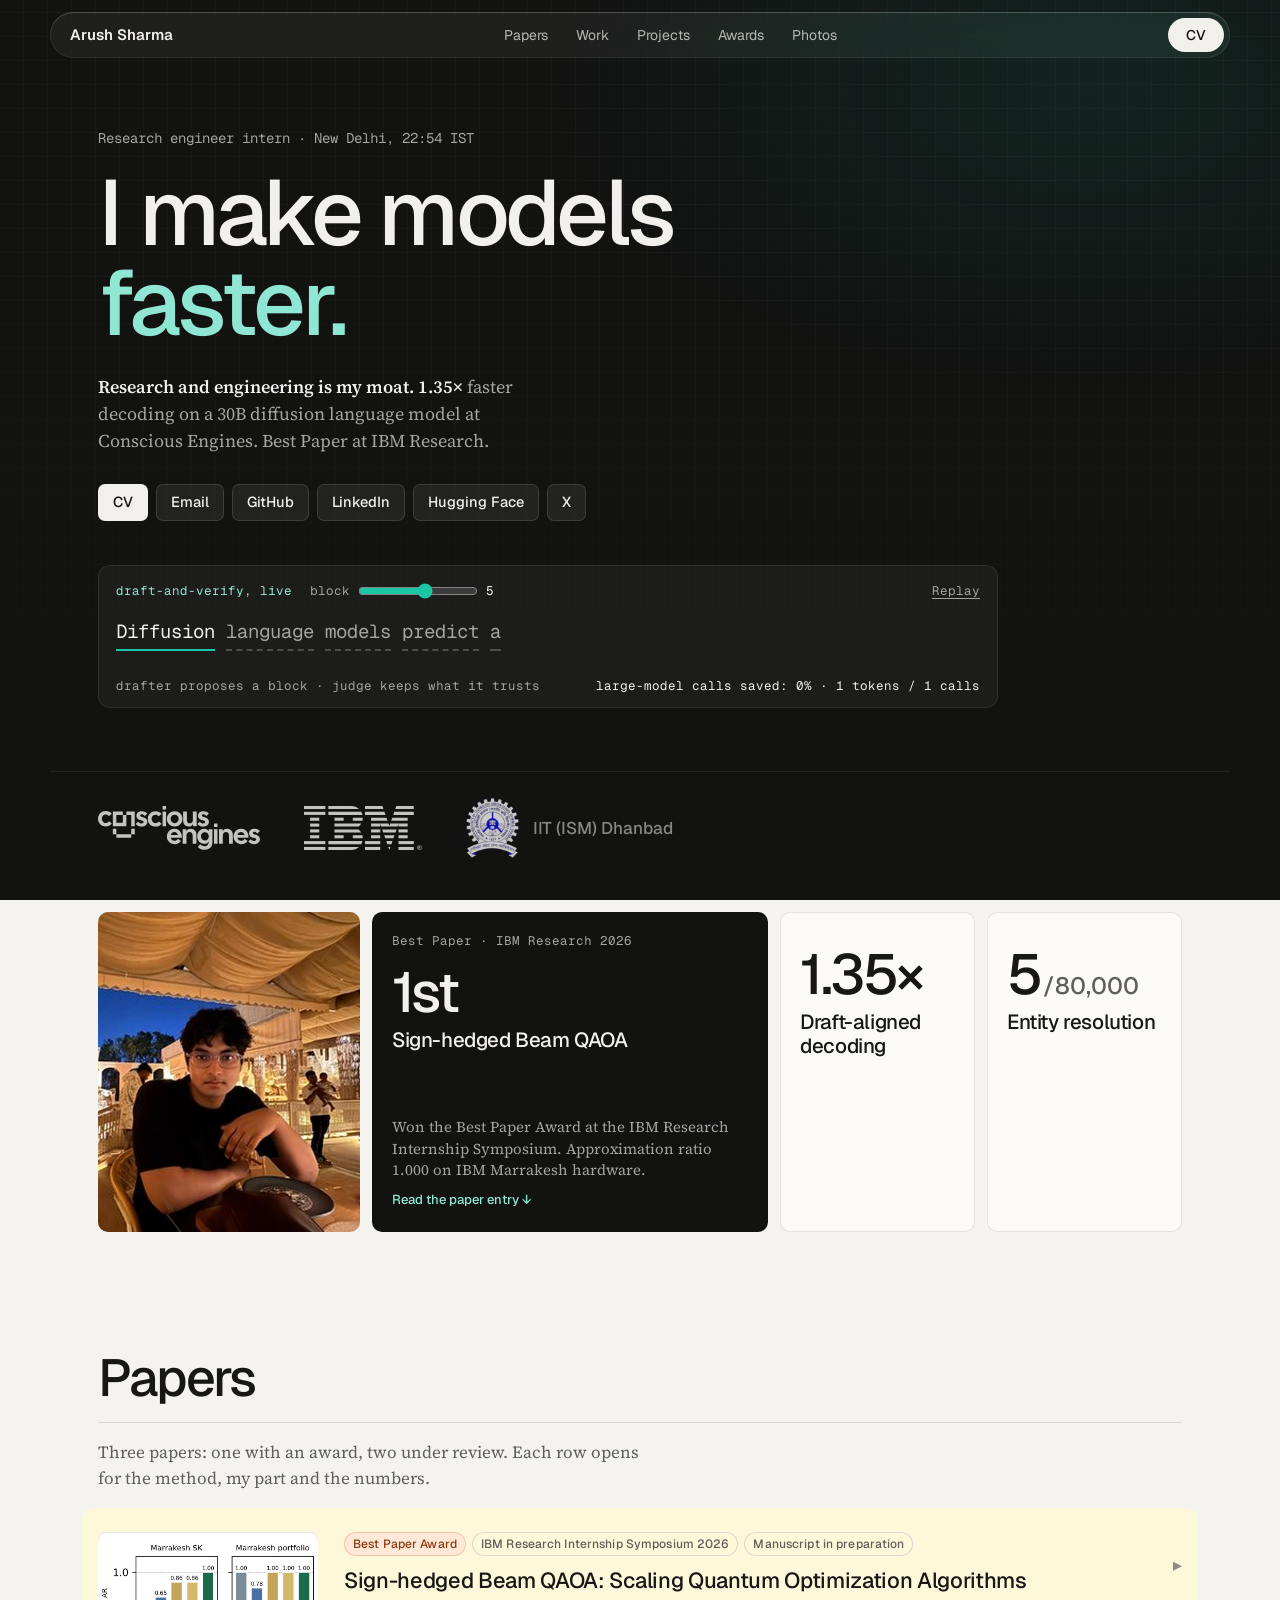
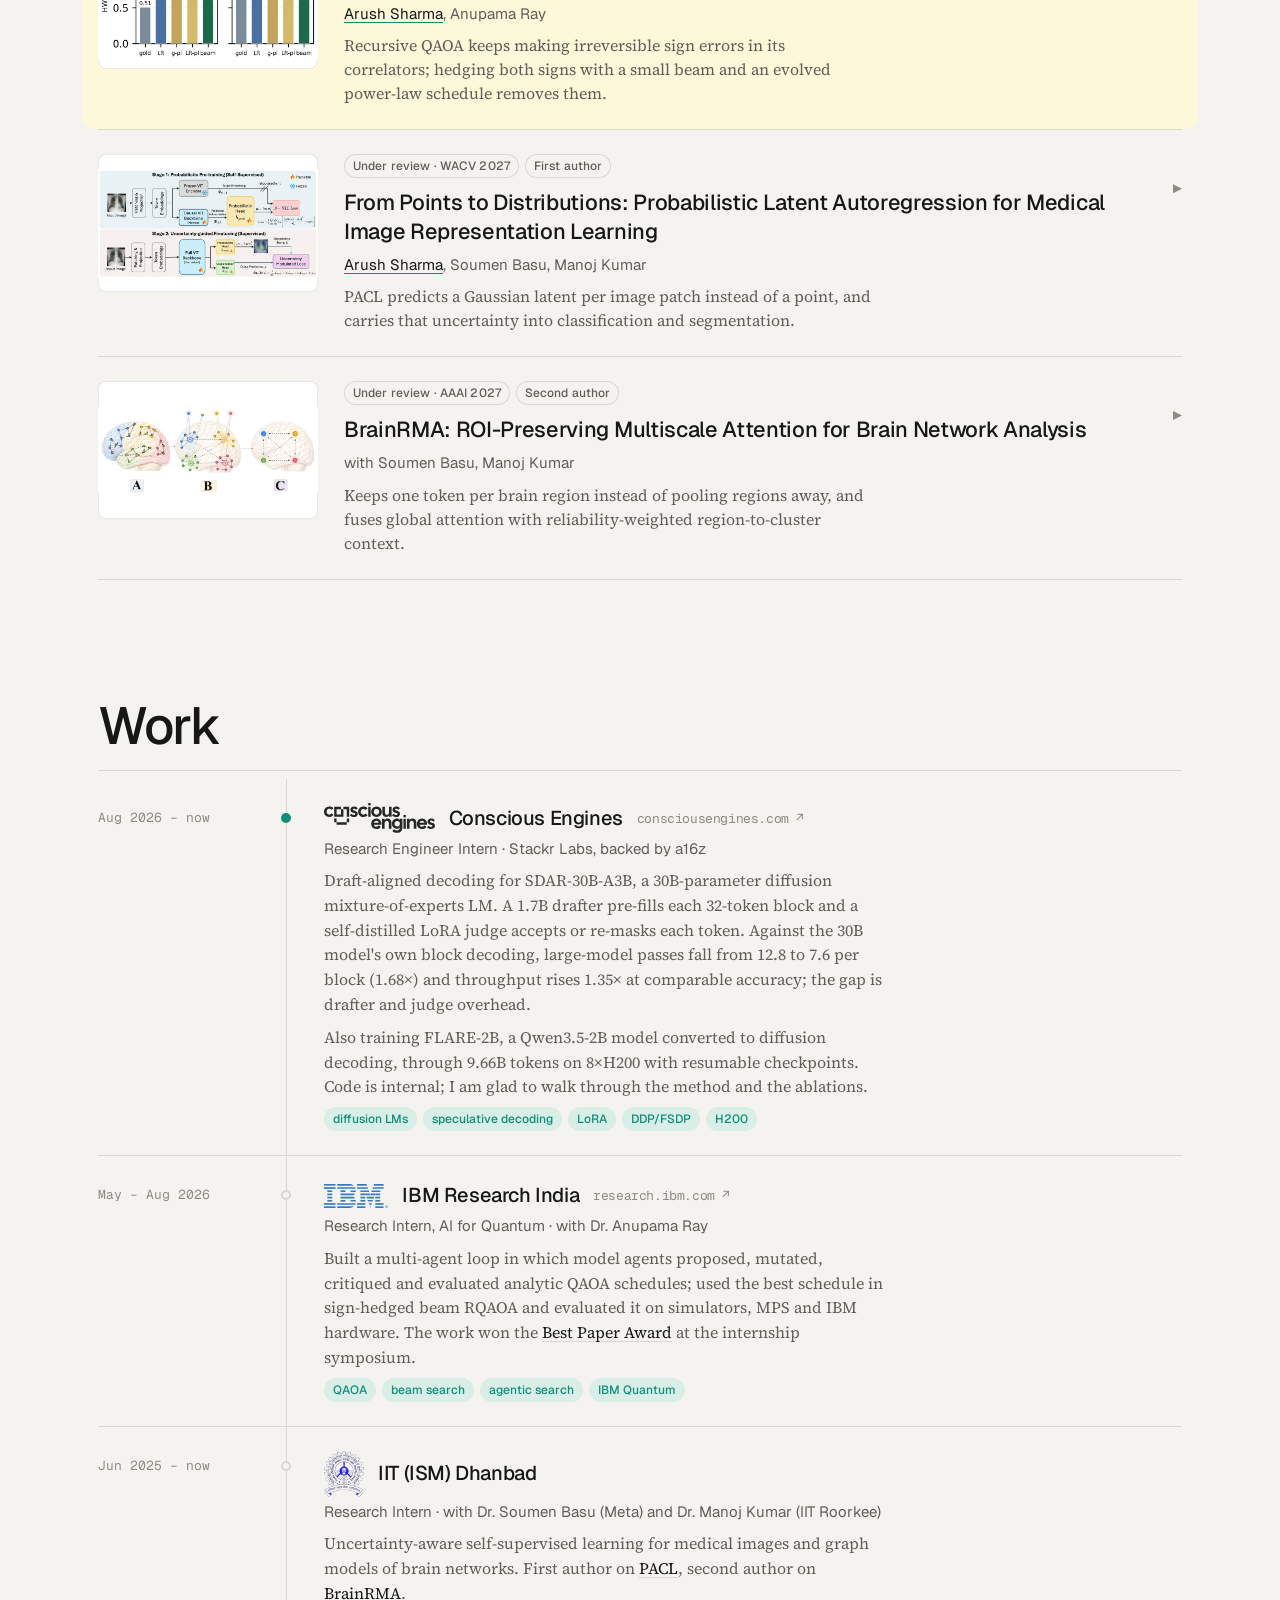
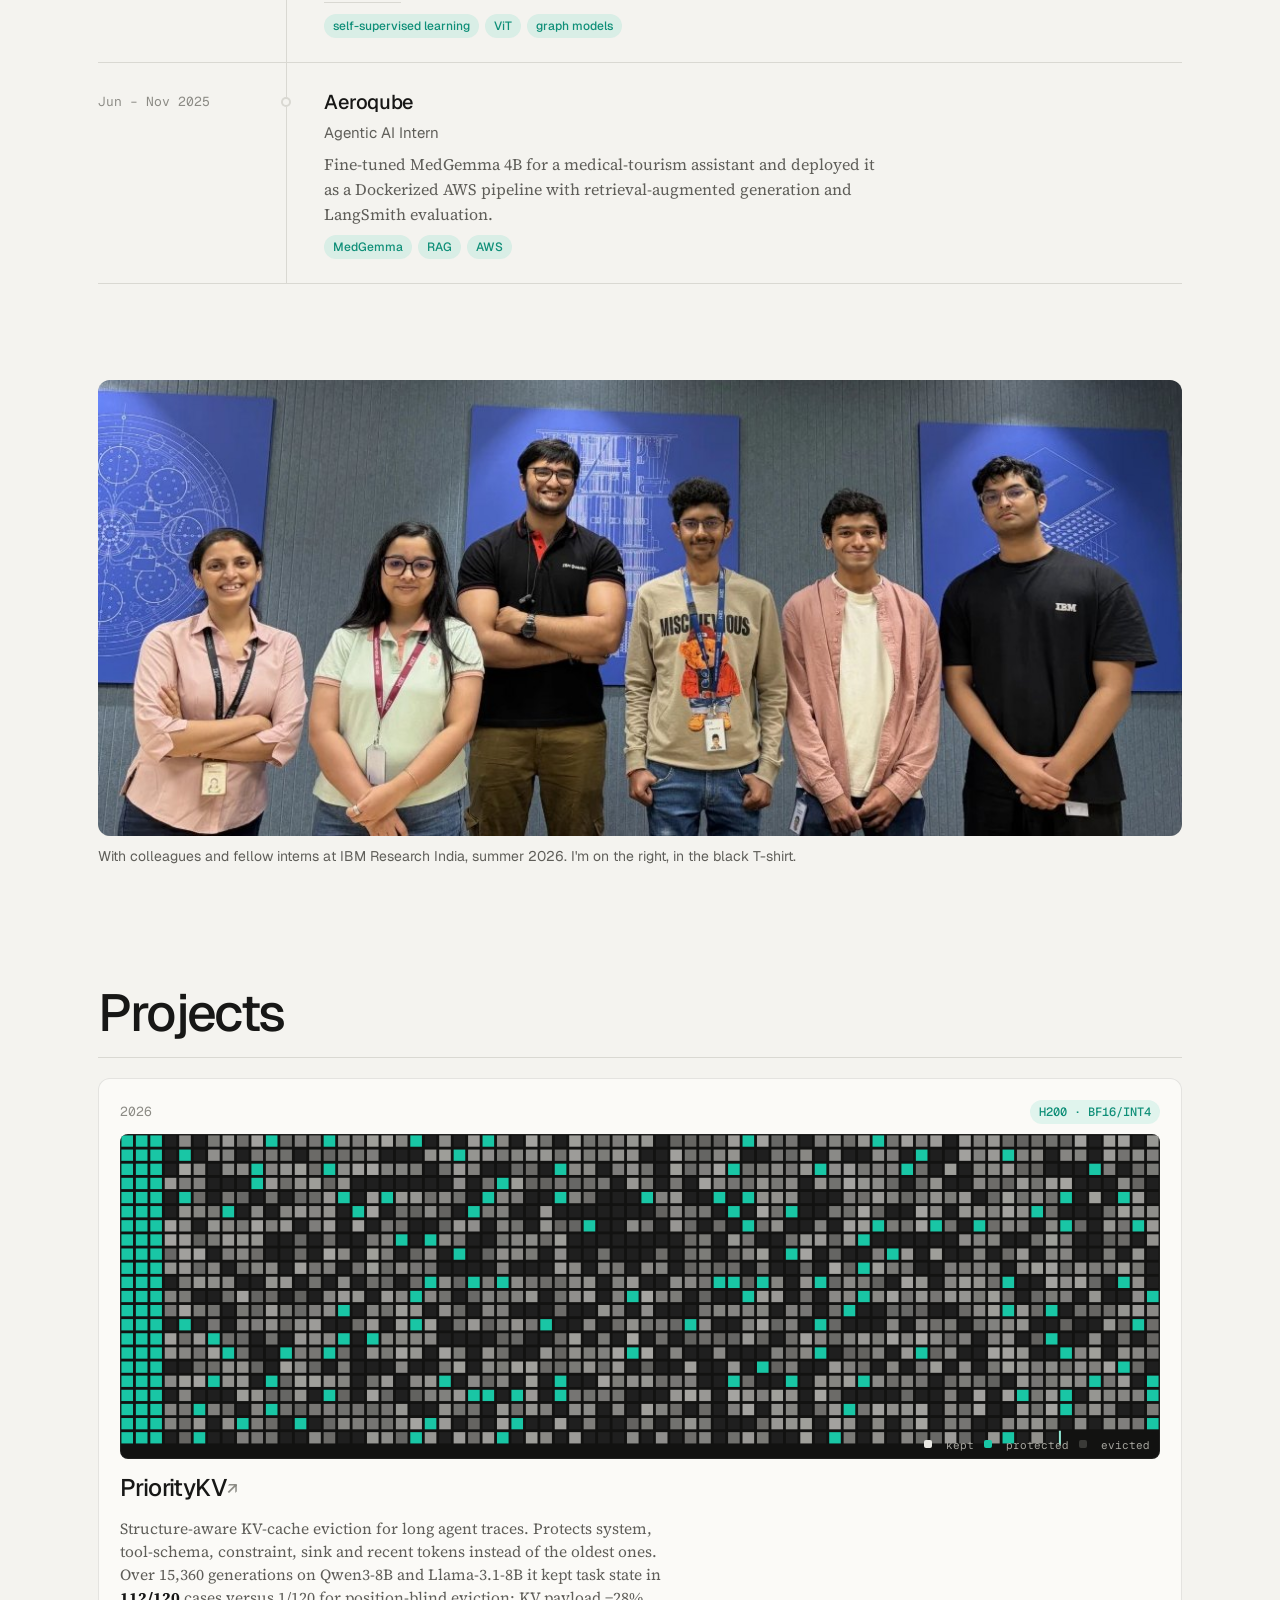
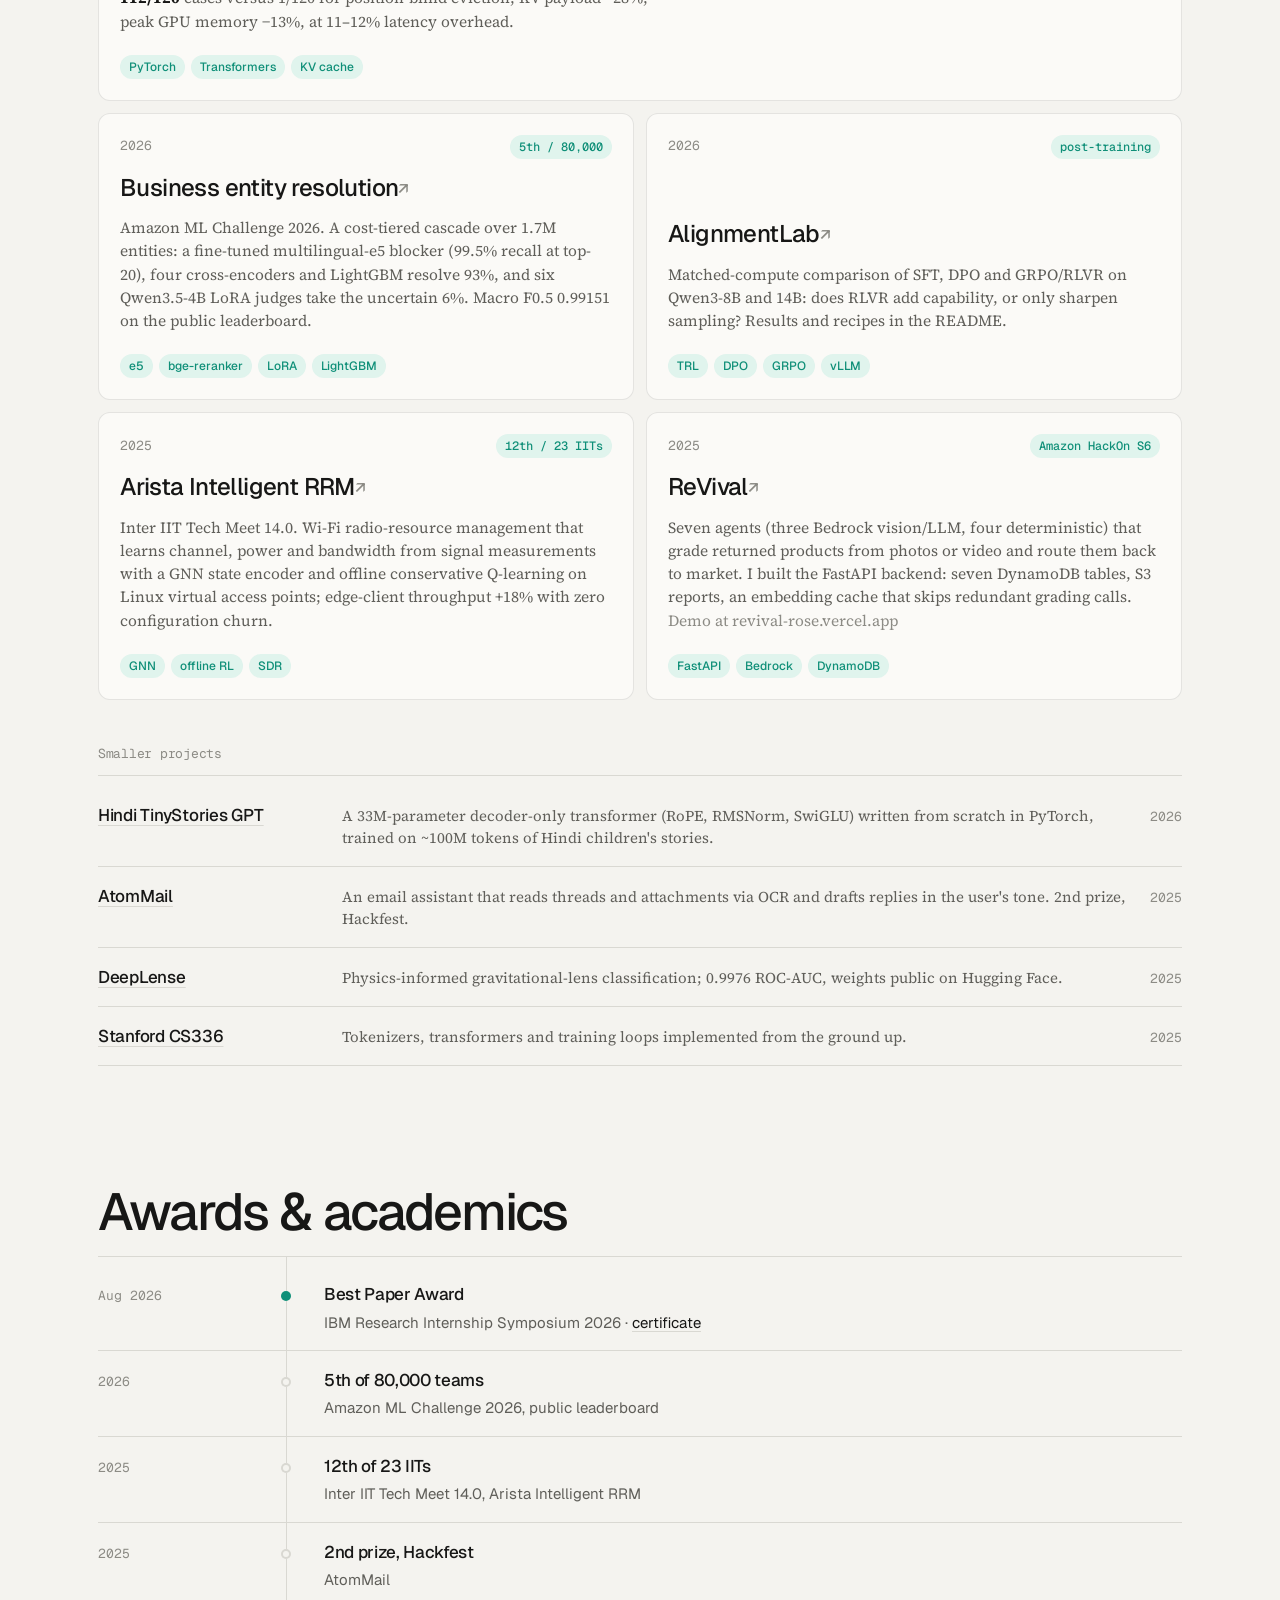
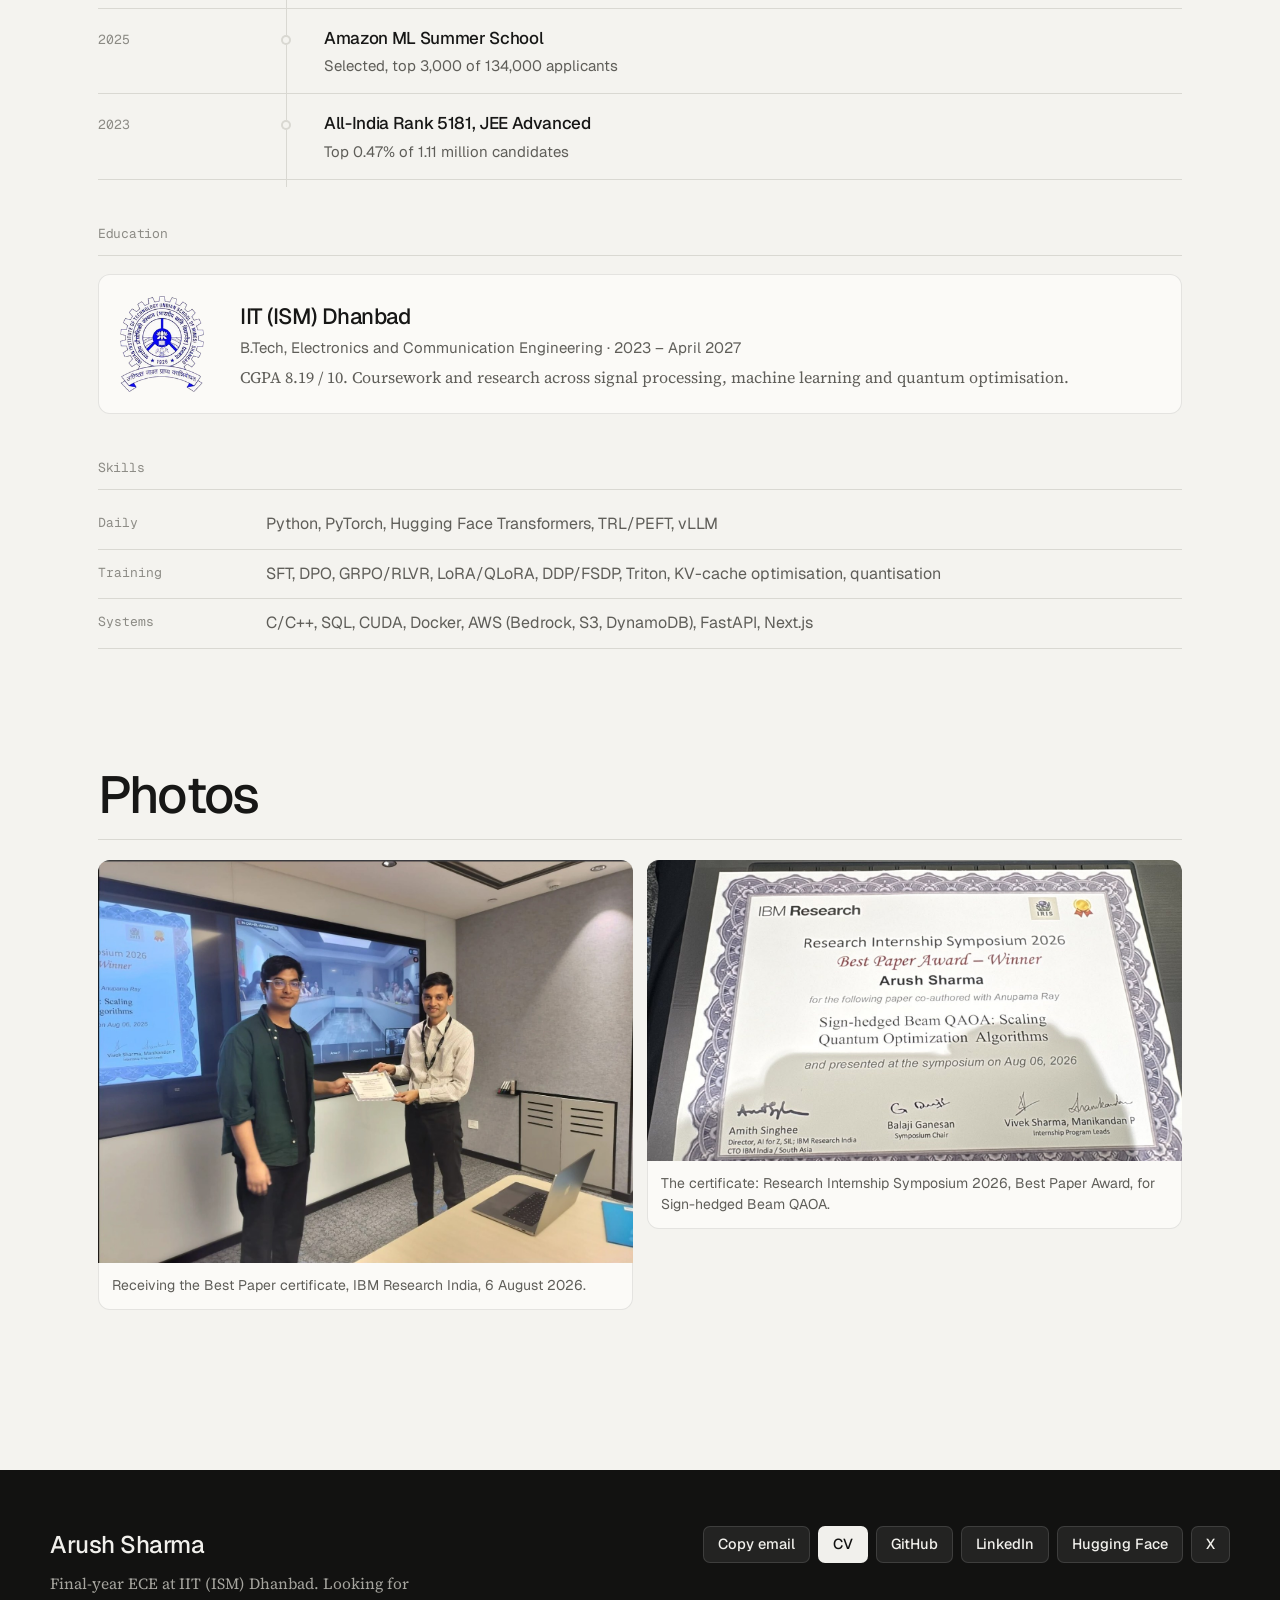
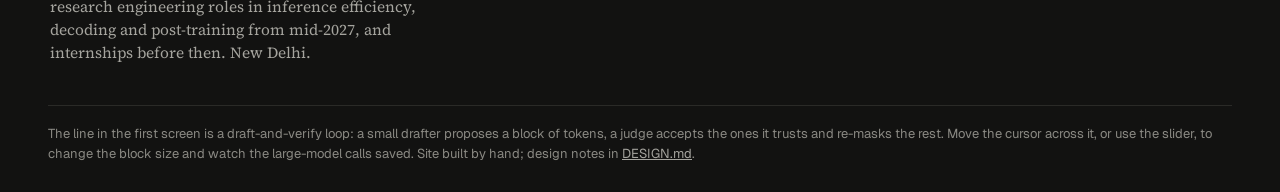
<file: index.html>
<!doctype html>
<html lang="en">
<head>
  <meta charset="utf-8">
  <meta name="viewport" content="width=device-width, initial-scale=1">
  <title>Arush Sharma</title>
  <meta name="description" content="Arush Sharma makes models faster: draft-and-verify decoding for diffusion language models at Conscious Engines (1.35× tokens/s on a 30B MoE), KV-cache eviction, Best Paper at IBM Research. Final-year ECE at IIT (ISM) Dhanbad.">
  <meta name="author" content="Arush Sharma">
  <meta name="theme-color" content="#121211">
  <link rel="canonical" href="https://arushhh.com/">
  <meta property="og:type" content="website">
  <meta property="og:url" content="https://arushhh.com/">
  <meta property="og:title" content="Arush Sharma">
  <meta property="og:description" content="I make models faster. Research and engineering is my moat.">
  <meta property="og:image" content="https://arushhh.com/og.png">
  <meta property="og:image:width" content="1200">
  <meta property="og:image:height" content="630">
  <meta name="twitter:card" content="summary_large_image">
  <meta name="twitter:creator" content="@Arushhh_Sharma">
  <meta name="twitter:image" content="https://arushhh.com/og.png">
  <link rel="icon" href="favicon.svg" type="image/svg+xml">
  <link rel="icon" href="favicon-32.png" sizes="32x32" type="image/png">
  <link rel="apple-touch-icon" href="apple-touch-icon.png">
  <script>document.documentElement.classList.add('js')</script>
  <link rel="preconnect" href="https://fonts.googleapis.com">
  <link rel="preconnect" href="https://fonts.gstatic.com" crossorigin>
  <link href="https://fonts.googleapis.com/css2?family=Geist:wght@400;500;600&family=Geist+Mono:wght@400;500&family=Source+Serif+4:ital,opsz,wght@0,8..60,400;0,8..60,600;1,8..60,400&display=swap" rel="stylesheet">
  <link rel="stylesheet" href="style.css?v=9">
  <script type="application/ld+json">
  {
    "@context": "https://schema.org",
    "@type": "Person",
    "name": "Arush Sharma",
    "url": "https://arushhh.com/",
    "image": "https://arushhh.com/assets/profile.jpg",
    "email": "mailto:arushsharma536@gmail.com",
    "jobTitle": "Research Engineer Intern",
    "worksFor": { "@type": "Organization", "name": "Conscious Engines" },
    "affiliation": { "@type": "CollegeOrUniversity", "name": "IIT (ISM) Dhanbad" },
    "sameAs": ["https://github.com/Arush777","https://www.linkedin.com/in/arush-sharma-44a796288","https://x.com/Arushhh_Sharma","https://huggingface.co/Arushhh"]
  }
  </script>
</head>
<body>
<a class="skip" href="#papers">Skip to content</a>

<header class="bar" data-lens>
  <a class="mark" href="#top">Arush Sharma</a>
  <nav class="nav" aria-label="Sections">
    <a href="#papers">Papers</a>
    <a href="#work">Work</a>
    <a href="#projects">Projects</a>
    <a href="#awards">Awards</a>
    <a href="#photos">Photos</a>
  </nav>
  <a class="btn" href="assets/Arush_Sharma_CV.pdf" target="_blank" rel="noopener">CV</a>
</header>

<main id="top">
  <!-- Hero -->
  <section class="hero" data-surface="dark">
    <div class="hero-inner">
      <p class="kicker" data-animate style="--i:0">Research engineer intern · New Delhi, <time class="clock">IST</time></p>
      <h1 data-animate style="--i:1"><span class="reveal"><span>I make models</span></span> <span class="reveal"><span><em>faster.</em></span></span></h1>
      <p class="hero-sub" data-animate style="--i:2"><strong>Research and engineering is my moat.</strong> <span class="dim"><b>1.35×</b> faster decoding on a 30B diffusion language model at Conscious Engines. Best Paper at IBM Research.</span></p>
      <ul class="links" aria-label="Links" data-animate style="--i:3">
        <li><a class="primary" href="assets/Arush_Sharma_CV.pdf" target="_blank" rel="noopener">CV</a></li>
        <li><a href="mailto:arushsharma536@gmail.com">Email</a></li>
        <li><a href="https://github.com/Arush777" target="_blank" rel="noopener">GitHub</a></li>
        <li><a href="https://www.linkedin.com/in/arush-sharma-44a796288" target="_blank" rel="noopener">LinkedIn</a></li>
        <li><a href="https://huggingface.co/Arushhh" target="_blank" rel="noopener">Hugging Face</a></li>
        <li><a href="https://x.com/Arushhh_Sharma" target="_blank" rel="noopener">X</a></li>
      </ul>

      <!-- Live draft-and-verify strip -->
      <figure class="dv" data-animate style="--i:4" aria-label="Draft-and-verify decoding, animated">
        <div class="dv-head">
          <span class="dv-title">draft-and-verify, live</span>
          <label class="dv-k">block <input id="dv-k" type="range" min="1" max="8" value="5" aria-label="Draft block size"> <output id="dv-kv">5</output></label>
          <button type="button" class="dv-replay" id="dv-replay">Replay</button>
        </div>
        <p class="dv-line" id="dv-line"><span class="tok ok">Diffusion</span> <span class="tok ok">language</span> <span class="tok ok">models</span> <span class="tok ok">unmask</span> <span class="tok ok">a</span> <span class="tok ok">whole</span> <span class="tok rej">batch</span> <span class="tok fix">block</span> <span class="tok ok">of</span> <span class="tok ok">tokens</span> <span class="tok ok">at</span> <span class="tok ok">once,</span> <span class="tok draft">so</span> <span class="tok draft">a</span> <span class="tok draft">small</span> <span class="tok draft">drafter</span> <span class="tok draft">can</span></p>
        <figcaption class="dv-read" id="dv-read"><span>drafter proposes a block · judge keeps what it trusts</span><span id="dv-stat">large-model calls saved: 0%</span></figcaption>
      </figure>
    </div>
    <ul class="strip" aria-label="Affiliations" data-animate style="--i:5">
      <li><a href="https://consciousengines.com" target="_blank" rel="noopener" title="Conscious Engines"><img src="assets/logos/conscious-engines-light.svg" alt="Conscious Engines" width="708" height="192"></a></li>
      <li><a href="https://research.ibm.com/labs/india" target="_blank" rel="noopener" title="IBM Research India"><img src="assets/logos/ibm-light.svg" alt="IBM Research" width="1075" height="401"></a></li>
      <li><a href="https://www.iitism.ac.in/" target="_blank" rel="noopener" title="IIT (ISM) Dhanbad"><img class="crest" src="assets/logos/iit-ism.png" alt="IIT (ISM) Dhanbad" width="140" height="160"><span>IIT (ISM) Dhanbad</span></a></li>
    </ul>
  </section>

  <!-- Highlights -->
  <section class="highlights" data-surface="light" aria-label="Photo and highlights">
    <figure class="photo"><img src="assets/profile.jpg" alt="Arush Sharma" width="600" height="600"></figure>
    <a class="hl" href="#paper-qaoa">
      <span class="hl-kind">Best Paper · IBM Research 2026</span>
      <b class="hl-num">1st</b>
      <h3>Sign-hedged Beam QAOA</h3>
      <div class="hl-more"><p>Won the Best Paper Award at the IBM Research Internship Symposium. Approximation ratio 1.000 on IBM Marrakesh hardware.</p><span class="hl-go">Read the paper entry ↓</span></div>
    </a>
    <a class="hl" href="#work">
      <span class="hl-kind">Decoding · Conscious Engines</span>
      <b class="hl-num">1.35×</b>
      <h3>Draft-aligned decoding</h3>
      <div class="hl-more"><p>A 1.7B drafter fills each 32-token block and a LoRA judge keeps the tokens it trusts. Passes through the 30B model fall from 12.8 to 7.6 per block.</p><span class="hl-go">See the work ↓</span></div>
    </a>
    <a class="hl" href="#projects">
      <span class="hl-kind">Amazon ML Challenge 2026</span>
      <b class="hl-num">5<small>/80,000</small></b>
      <h3>Entity resolution</h3>
      <div class="hl-more"><p>A cost-tiered cascade over 1.7M business records: e5 blocker, cross-encoders, LightGBM, then Qwen LoRA judges. 5th on the public leaderboard.</p><span class="hl-go">See the project ↓</span></div>
    </a>
  </section>

  <!-- Papers -->
  <section id="papers" class="block" data-surface="light">
    <h2>Papers</h2>
    <p class="lede">Three papers: one with an award, two under review. Each row opens for the method, my part and the numbers.</p>
    <ol class="papers" id="paper-list">
      <li class="paper featured" id="paper-qaoa">
        <button class="paper-head" type="button" aria-expanded="false" aria-controls="paper-qaoa-more">
          <figure class="thumb"><img src="assets/fig-qaoa.jpg" alt="Approximation ratio on IBM Marrakesh hardware: sign-hedged beam reaches 1.00" width="840" height="456" loading="lazy"></figure>
          <div class="meta">
            <p class="tags"><span class="tag award">Best Paper Award</span><span class="tag">IBM Research Internship Symposium 2026</span><span class="tag">Manuscript in preparation</span></p>
            <h3>Sign-hedged Beam QAOA: Scaling Quantum Optimization Algorithms</h3>
            <p class="authors"><u>Arush Sharma</u>, Anupama Ray</p>
            <p class="gist">Recursive QAOA keeps making irreversible sign errors in its correlators; hedging both signs with a small beam and an evolved power-law schedule removes them.</p>
          </div>
          <span class="chev" aria-hidden="true"></span>
        </button>
        <div class="more" id="paper-qaoa-more"><div class="more-inner">
          <div class="more-grid">
            <div>
              <h4>Method</h4>
              <p>A multi-agent loop proposed, mutated, critiqued and evaluated analytic QAOA schedules, evolving the linear ramp into a fixed power-law schedule. The schedule then drives a width-<i>B</i> sign-hedged beam over the recursive eliminations, evaluated on simulators, MPS and IBM hardware.</p>
              <h4>My part</h4>
              <p>The algorithm-discovery loop, the beam-hedged recursion, and the simulator, MPS and hardware evaluations.</p>
            </div>
            <div>
              <h4>Numbers</h4>
              <ul class="nums">
                <li><b>0.998</b><span>approximation ratio, SK model n=20, simulation (2.1× over baseline)</span></li>
                <li><b>1.000</b><span>on IBM Marrakesh hardware</span></li>
                <li><b>0.984</b><span>MaxCut n=60, 17.6% above QAOA</span></li>
                <li><b>0.983</b><span>20-asset portfolio, 26% above RQAOA</span></li>
              </ul>
              <p class="plinks"><a href="assets/ibm-best-paper-award.jpg" target="_blank" rel="noopener">Certificate</a><a href="https://research.ibm.com/labs/india" target="_blank" rel="noopener">IBM Research India</a></p>
            </div>
          </div>
        </div></div>
      </li>

      <li class="paper" id="paper-pacl">
        <button class="paper-head" type="button" aria-expanded="false" aria-controls="paper-pacl-more">
          <figure class="thumb"><img src="assets/fig-pacl.jpg" alt="PACL overview: probabilistic pre-training then uncertainty-guided fine-tuning" width="840" height="410" loading="lazy"></figure>
          <div class="meta">
            <p class="tags"><span class="tag">Under review · WACV 2027</span><span class="tag">First author</span></p>
            <h3>From Points to Distributions: Probabilistic Latent Autoregression for Medical Image Representation Learning</h3>
            <p class="authors"><u>Arush Sharma</u>, Soumen Basu, Manoj Kumar</p>
            <p class="gist">PACL predicts a Gaussian latent per image patch instead of a point, and carries that uncertainty into classification and segmentation.</p>
          </div>
          <span class="chev" aria-hidden="true"></span>
        </button>
        <div class="more" id="paper-pacl-more"><div class="more-inner">
          <div class="more-grid">
            <div>
              <h4>Method</h4>
              <p>A masked causal ViT with a distributional head predicts the latent distribution of future patches, trained with a β-NLL against frozen target embeddings. At fine-tuning time the predicted variance becomes an uncertainty score that modulates the classification and segmentation losses.</p>
              <h4>My part</h4>
              <p>The mean/variance and anti-collapse losses, and the chest X-ray and ultrasound experiments.</p>
            </div>
            <div>
              <h4>Numbers</h4>
              <ul class="nums">
                <li><b>0.987</b><span>chest X-ray AUROC (+2.0 pts over prior best)</span></li>
                <li><b>0.938</b><span>BUSI breast-ultrasound AUROC (+2.1 pts)</span></li>
                <li><b>0.604</b><span>segmentation IoU (+1.3 pts)</span></li>
              </ul>
              <p class="plinks"><a href="assets/papers/pacl-wacv2027.pdf" target="_blank" rel="noopener">PDF</a></p>
            </div>
          </div>
        </div></div>
      </li>

      <li class="paper" id="paper-brainrma">
        <button class="paper-head" type="button" aria-expanded="false" aria-controls="paper-brainrma-more">
          <figure class="thumb"><img src="assets/fig-brainrma.jpg" alt="Multiscale communication in BrainRMA" width="720" height="281" loading="lazy"></figure>
          <div class="meta">
            <p class="tags"><span class="tag">Under review · AAAI 2027</span><span class="tag">Second author</span></p>
            <h3>BrainRMA: ROI-Preserving Multiscale Attention for Brain Network Analysis</h3>
            <p class="authors">with Soumen Basu, Manoj Kumar</p>
            <p class="gist">Keeps one token per brain region instead of pooling regions away, and fuses global attention with reliability-weighted region-to-cluster context.</p>
          </div>
          <span class="chev" aria-hidden="true"></span>
        </button>
        <div class="more" id="paper-brainrma-more"><div class="more-inner">
          <div class="more-grid">
            <div>
              <h4>Method</h4>
              <p>A subject-specific brain graph is built from functional connectivity. A position-aware long-range encoder keeps every region's token, while a module-aware branch learns cluster context and fuses it back through a reliability-weighted gate, so regional identity survives to the readout.</p>
              <h4>My part</h4>
              <p>The ablation suite, and co-writing the methodology and experiments.</p>
            </div>
            <div>
              <h4>Numbers</h4>
              <ul class="nums">
                <li><b>82.35%</b><span>accuracy on ABIDE (+3.35 pts over prior best)</span></li>
                <li><b>93.75%</b><span>accuracy on OSF (+6.25 pts)</span></li>
              </ul>
              <p class="plinks"><a href="assets/papers/brainrma-aaai2027.pdf" target="_blank" rel="noopener">PDF</a></p>
            </div>
          </div>
        </div></div>
      </li>
    </ol>
  </section>

  <!-- Work -->
  <section id="work" class="block" data-surface="light">
    <h2>Work</h2>
    <ol class="tl">
      <li class="row">
        <span class="when">Aug 2026 – now</span>
        <span class="spine"><i class="dot on" aria-hidden="true"></i></span>
        <div class="body">
          <h3><img class="org-logo" src="assets/logos/conscious-engines-dark.svg" alt="" width="708" height="192">Conscious Engines <a class="org" href="https://consciousengines.com" target="_blank" rel="noopener">consciousengines.com ↗</a></h3>
          <p class="role">Research Engineer Intern · Stackr Labs, backed by a16z</p>
          <p>Draft-aligned decoding for SDAR-30B-A3B, a 30B-parameter diffusion mixture-of-experts LM. A 1.7B drafter pre-fills each 32-token block and a self-distilled LoRA judge accepts or re-masks each token. Against the 30B model's own block decoding, large-model passes fall from 12.8 to 7.6 per block (1.68×) and throughput rises 1.35× at comparable accuracy; the gap is drafter and judge overhead.</p>
          <p>Also training FLARE-2B, a Qwen3.5-2B model converted to diffusion decoding, through 9.66B tokens on 8×H200 with resumable checkpoints. Code is internal; I am glad to walk through the method and the ablations.</p>
          <p class="pills"><span>diffusion LMs</span><span>speculative decoding</span><span>LoRA</span><span>DDP/FSDP</span><span>H200</span></p>
        </div>
      </li>
      <li class="row">
        <span class="when">May – Aug 2026</span>
        <span class="spine"><i class="dot" aria-hidden="true"></i></span>
        <div class="body">
          <h3><img class="org-logo ibm" src="assets/logos/ibm.svg" alt="" width="1075" height="401">IBM Research India <a class="org" href="https://research.ibm.com/labs/india" target="_blank" rel="noopener">research.ibm.com ↗</a></h3>
          <p class="role">Research Intern, AI for Quantum · with Dr. Anupama Ray</p>
          <p>Built a multi-agent loop in which model agents proposed, mutated, critiqued and evaluated analytic QAOA schedules; used the best schedule in sign-hedged beam RQAOA and evaluated it on simulators, MPS and IBM hardware. The work won the <a href="#paper-qaoa">Best Paper Award</a> at the internship symposium.</p>
          <p class="pills"><span>QAOA</span><span>beam search</span><span>agentic search</span><span>IBM Quantum</span></p>
        </div>
      </li>
      <li class="row">
        <span class="when">Jun 2025 – now</span>
        <span class="spine"><i class="dot" aria-hidden="true"></i></span>
        <div class="body">
          <h3><img class="org-logo crest" src="assets/logos/iit-ism.png" alt="" width="140" height="160">IIT (ISM) Dhanbad</h3>
          <p class="role">Research Intern · with Dr. Soumen Basu (Meta) and Dr. Manoj Kumar (IIT Roorkee)</p>
          <p>Uncertainty-aware self-supervised learning for medical images and graph models of brain networks. First author on <a href="#paper-pacl">PACL</a>, second author on <a href="#paper-brainrma">BrainRMA</a>.</p>
          <p class="pills"><span>self-supervised learning</span><span>ViT</span><span>graph models</span></p>
        </div>
      </li>
      <li class="row">
        <span class="when">Jun – Nov 2025</span>
        <span class="spine"><i class="dot" aria-hidden="true"></i></span>
        <div class="body">
          <h3>Aeroqube</h3>
          <p class="role">Agentic AI Intern</p>
          <p>Fine-tuned MedGemma 4B for a medical-tourism assistant and deployed it as a Dockerized AWS pipeline with retrieval-augmented generation and LangSmith evaluation.</p>
          <p class="pills"><span>MedGemma</span><span>RAG</span><span>AWS</span></p>
        </div>
      </li>
    </ol>
  </section>

  <!-- Team photo band -->
  <section class="band" data-surface="light" aria-label="Team photo">
    <picture>
      <source media="(max-width: 720px)" srcset="assets/ibm-team-mobile.jpg">
      <img src="assets/ibm-team-wide.jpg" alt="Arush with colleagues at IBM Research India, standing in front of blue quantum-chip blueprint panels" width="1096" height="462" loading="lazy">
    </picture>
    <p class="band-cap">With colleagues and fellow interns at IBM Research India, summer 2026. I'm on the right, in the black T-shirt.</p>
  </section>

  <!-- Projects -->
  <section id="projects" class="block" data-surface="light">
    <h2>Projects</h2>
    <div class="cards">
      <a class="card wide" data-lens href="https://github.com/Arush777/Priority_KV" target="_blank" rel="noopener">
        <div class="card-top"><span class="when">2026</span><span class="status">H200 · BF16/INT4</span></div>
        <div class="viz" aria-hidden="true"><canvas id="kv" width="640" height="200"></canvas><span class="viz-legend"><i class="k-keep"></i>kept <i class="k-prot"></i>protected <i class="k-ev"></i>evicted</span></div>
        <h3>PriorityKV</h3>
        <p>Structure-aware KV-cache eviction for long agent traces. Protects system, tool-schema, constraint, sink and recent tokens instead of the oldest ones. Over 15,360 generations on Qwen3-8B and Llama-3.1-8B it kept task state in <b>112/120</b> cases versus 1/120 for position-blind eviction; KV payload −28%, peak GPU memory −13%, at 11–12% latency overhead.</p>
        <p class="pills"><span>PyTorch</span><span>Transformers</span><span>KV cache</span></p>
      </a>
      <a class="card" data-lens href="https://github.com/NoviceCoderInfinity/clauders" target="_blank" rel="noopener">
        <div class="card-top"><span class="when">2026</span><span class="status">5th / 80,000</span></div>
        <h3>Business entity resolution</h3>
        <p>Amazon ML Challenge 2026. A cost-tiered cascade over 1.7M entities: a fine-tuned multilingual-e5 blocker (99.5% recall at top-20), four cross-encoders and LightGBM resolve 93%, and six Qwen3.5-4B LoRA judges take the uncertain 6%. Macro F0.5 0.99151 on the public leaderboard.</p>
        <p class="pills"><span>e5</span><span>bge-reranker</span><span>LoRA</span><span>LightGBM</span></p>
      </a>
      <a class="card" data-lens href="https://github.com/Arush777/AlignmentLab" target="_blank" rel="noopener">
        <div class="card-top"><span class="when">2026</span><span class="status">post-training</span></div>
        <h3>AlignmentLab</h3>
        <p>Matched-compute comparison of SFT, DPO and GRPO/RLVR on Qwen3-8B and 14B: does RLVR add capability, or only sharpen sampling? Results and recipes in the README.</p>
        <p class="pills"><span>TRL</span><span>DPO</span><span>GRPO</span><span>vLLM</span></p>
      </a>
      <a class="card" data-lens href="https://github.com/HappySaxena/Arista_High_Prep_InterIIT_14.0" target="_blank" rel="noopener">
        <div class="card-top"><span class="when">2025</span><span class="status">12th / 23 IITs</span></div>
        <h3>Arista Intelligent RRM</h3>
        <p>Inter IIT Tech Meet 14.0. Wi-Fi radio-resource management that learns channel, power and bandwidth from signal measurements with a GNN state encoder and offline conservative Q-learning on Linux virtual access points; edge-client throughput +18% with zero configuration churn.</p>
        <p class="pills"><span>GNN</span><span>offline RL</span><span>SDR</span></p>
      </a>
      <a class="card" data-lens href="https://github.com/Arush777/ReVival" target="_blank" rel="noopener">
        <div class="card-top"><span class="when">2025</span><span class="status">Amazon HackOn S6</span></div>
        <h3>ReVival</h3>
        <p>Seven agents (three Bedrock vision/LLM, four deterministic) that grade returned products from photos or video and route them back to market. I built the FastAPI backend: seven DynamoDB tables, S3 reports, an embedding cache that skips redundant grading calls. <span class="inl">Demo at revival-rose.vercel.app</span></p>
        <p class="pills"><span>FastAPI</span><span>Bedrock</span><span>DynamoDB</span></p>
      </a>
    </div>
    <h3 class="sub">Smaller projects</h3>
    <ol class="rows">
      <li class="row"><h3><a href="https://github.com/Arush777/hindi-tinystories-gpt" target="_blank" rel="noopener">Hindi TinyStories GPT</a></h3><p>A 33M-parameter decoder-only transformer (RoPE, RMSNorm, SwiGLU) written from scratch in PyTorch, trained on ~100M tokens of Hindi children's stories.</p><span class="when">2026</span></li>
      <li class="row"><h3><a href="https://github.com/Arush777/my-hackfest-atom-mail" target="_blank" rel="noopener">AtomMail</a></h3><p>An email assistant that reads threads and attachments via OCR and drafts replies in the user's tone. 2nd prize, Hackfest.</p><span class="when">2025</span></li>
      <li class="row"><h3><a href="https://github.com/Arush777/Deeplense_GSoC" target="_blank" rel="noopener">DeepLense</a></h3><p>Physics-informed gravitational-lens classification; 0.9976 ROC-AUC, weights public on Hugging Face.</p><span class="when">2025</span></li>
      <li class="row"><h3><a href="https://github.com/Arush777/Language_Modeling-stanford-cs336" target="_blank" rel="noopener">Stanford CS336</a></h3><p>Tokenizers, transformers and training loops implemented from the ground up.</p><span class="when">2025</span></li>
    </ol>
  </section>

  <!-- Awards and academics -->
  <section id="awards" class="block" data-surface="light">
    <h2>Awards &amp; academics</h2>
    <ol class="tl compact">
      <li class="row"><span class="when">Aug 2026</span><span class="spine"><i class="dot on" aria-hidden="true"></i></span><div class="body"><h3>Best Paper Award</h3><p class="role">IBM Research Internship Symposium 2026 · <a href="assets/ibm-best-paper-award.jpg" target="_blank" rel="noopener">certificate</a></p></div></li>
      <li class="row"><span class="when">2026</span><span class="spine"><i class="dot" aria-hidden="true"></i></span><div class="body"><h3>5th of 80,000 teams</h3><p class="role">Amazon ML Challenge 2026, public leaderboard</p></div></li>
      <li class="row"><span class="when">2025</span><span class="spine"><i class="dot" aria-hidden="true"></i></span><div class="body"><h3>12th of 23 IITs</h3><p class="role">Inter IIT Tech Meet 14.0, Arista Intelligent RRM</p></div></li>
      <li class="row"><span class="when">2025</span><span class="spine"><i class="dot" aria-hidden="true"></i></span><div class="body"><h3>2nd prize, Hackfest</h3><p class="role">AtomMail</p></div></li>
      <li class="row"><span class="when">2025</span><span class="spine"><i class="dot" aria-hidden="true"></i></span><div class="body"><h3>Amazon ML Summer School</h3><p class="role">Selected, top 3,000 of 134,000 applicants</p></div></li>
      <li class="row"><span class="when">2023</span><span class="spine"><i class="dot" aria-hidden="true"></i></span><div class="body"><h3>All-India Rank 5181, JEE Advanced</h3><p class="role">Top 0.47% of 1.11 million candidates</p></div></li>
    </ol>
    <h3 class="sub">Education</h3>
    <div class="edu" data-lens>
      <img class="edu-crest" src="assets/logos/iit-ism.png" alt="IIT (ISM) Dhanbad crest" width="140" height="160">
      <div>
        <h3>IIT (ISM) Dhanbad</h3>
        <p class="role">B.Tech, Electronics and Communication Engineering · 2023 – April 2027</p>
        <p>CGPA 8.19 / 10. Coursework and research across signal processing, machine learning and quantum optimisation.</p>
      </div>
    </div>
    <h3 class="sub">Skills</h3>
    <dl class="skills">
      <div><dt>Daily</dt><dd>Python, PyTorch, Hugging Face Transformers, TRL/PEFT, vLLM</dd></div>
      <div><dt>Training</dt><dd>SFT, DPO, GRPO/RLVR, LoRA/QLoRA, DDP/FSDP, Triton, KV-cache optimisation, quantisation</dd></div>
      <div><dt>Systems</dt><dd>C/C++, SQL, CUDA, Docker, AWS (Bedrock, S3, DynamoDB), FastAPI, Next.js</dd></div>
    </dl>
  </section>

  <!-- Photos -->
  <section id="photos" class="block" data-surface="light">
    <h2>Photos</h2>
    <div class="gallery">
      <figure class="shot" data-lens>
        <img src="assets/ibm-best-paper.jpg" alt="Receiving the Best Paper certificate at the IBM Research Internship Symposium" width="1400" height="1055" loading="lazy">
        <figcaption>Receiving the Best Paper certificate, IBM Research India, 6 August 2026.</figcaption>
      </figure>
      <figure class="shot" data-lens>
        <img src="assets/ibm-best-paper-award.jpg" alt="The Best Paper Award certificate" width="1600" height="900" loading="lazy">
        <figcaption>The certificate: Research Internship Symposium 2026, Best Paper Award, for Sign-hedged Beam QAOA.</figcaption>
      </figure>
    </div>
  </section>
</main>

<footer class="foot" data-surface="dark">
  <div class="foot-row">
    <div>
      <p class="sign">Arush Sharma</p>
      <p class="foot-sub">Final-year ECE at IIT (ISM) Dhanbad. Looking for research engineering roles in inference efficiency, decoding and post-training from mid-2027, and internships before then. New Delhi.</p>
    </div>
    <ul class="links" aria-label="Links">
      <li><button type="button" class="copy" id="copy-email" data-email="arushsharma536@gmail.com"><span class="copy-a">Copy email</span><span class="copy-b" aria-hidden="true">Copied</span></button></li>
      <li><a class="primary" href="assets/Arush_Sharma_CV.pdf" target="_blank" rel="noopener">CV</a></li>
      <li><a href="https://github.com/Arush777" target="_blank" rel="noopener">GitHub</a></li>
      <li><a href="https://www.linkedin.com/in/arush-sharma-44a796288" target="_blank" rel="noopener">LinkedIn</a></li>
      <li><a href="https://huggingface.co/Arushhh" target="_blank" rel="noopener">Hugging Face</a></li>
      <li><a href="https://x.com/Arushhh_Sharma" target="_blank" rel="noopener">X</a></li>
    </ul>
  </div>
  <p class="note" aria-live="polite" id="live"></p>
  <p class="note">The line in the first screen is a draft-and-verify loop: a small drafter proposes a block of tokens, a judge accepts the ones it trusts and re-masks the rest. Move the cursor across it, or use the slider, to change the block size and watch the large-model calls saved. Site built by hand; design notes in <a href="DESIGN.md">DESIGN.md</a>.</p>
</footer>

<script src="main.js?v=9" defer></script>
</body>
</html>
</file>
<file: style.css>
:root{
  --ink:#121211; --ink-2:#1b1b19; --paper:#f4f3ef; --tile:#fbfaf7; --fg:#171716; --muted:#5f5e59; --faint:#8c8b85;
  --line:#d9d8d2; --hair:color-mix(in srgb,#171716 10%,transparent); --on-ink:#f1f0ec; --on-ink-muted:#a5a49e;
  --accent:#19c6a5; --accent-deep:#0f8f78; --accent-soft:#8fe6d3; --accent-tint:color-mix(in srgb,#19c6a5 12%,transparent);
  --hl:#fff6c2;
  --sans:"Geist",ui-sans-serif,system-ui,-apple-system,"Segoe UI",sans-serif;
  --serif:"Source Serif 4","Iowan Old Style","Palatino Linotype",Georgia,serif;
  --mono:"Geist Mono",ui-monospace,"SF Mono",Menlo,monospace;
  --pad:clamp(16px,4vw,48px); --max:1180px; --ease:cubic-bezier(.23,1,.32,1);
}
*,*::before,*::after{box-sizing:border-box}
html{-webkit-text-size-adjust:100%;-webkit-font-smoothing:antialiased;scroll-behavior:smooth;scroll-padding-top:84px}
body{margin:0;background:var(--paper);color:var(--fg);font:400 16px/1.55 var(--sans)}
::selection{background:var(--accent);color:#06211b}
a{color:inherit}
:focus-visible{outline:2px solid var(--accent-deep);outline-offset:3px;border-radius:4px}
h1,h2,h3,h4{margin:0;font-weight:500;letter-spacing:-.02em}
p{margin:0}
img{display:block;max-width:100%}
button{font:inherit;color:inherit}
.skip{position:absolute;left:-9999px;top:8px;z-index:100;background:var(--tile);padding:8px 12px}
.skip:focus{left:8px}

/* ---------- pill nav ---------- */
.bar{position:fixed;z-index:20;top:12px;left:50%;translate:-50% 0;width:min(calc(100% - 24px),var(--max));
  display:flex;align-items:center;gap:20px;padding:6px 6px 6px 20px;border-radius:999px;color:var(--on-ink);
  background:rgb(255 255 255/.06);backdrop-filter:blur(16px) saturate(160%);-webkit-backdrop-filter:blur(16px) saturate(160%);
  box-shadow:inset 0 1px rgb(255 255 255/.14),inset 0 0 0 1px rgb(255 255 255/.07);
  transition:background .35s var(--ease),color .35s var(--ease),box-shadow .35s var(--ease)}
.bar.on-light{color:var(--fg);background:rgb(251 250 247/.72);box-shadow:inset 0 1px rgb(255 255 255/.9),inset 0 0 0 1px rgb(0 0 0/.07),0 10px 30px -18px rgb(0 0 0/.3)}
.mark{font-weight:600;font-size:15px;text-decoration:none;white-space:nowrap}
.nav{display:flex;gap:2px;margin:0 auto}
.nav a{font-size:14px;line-height:1;text-decoration:none;padding:9px 13px;border-radius:999px;opacity:.72;transition:opacity .2s,background .2s}
.nav a:hover,.nav a.active{opacity:1;background:rgb(127 127 127/.16)}
.btn{font-size:14px;font-weight:500;line-height:1;text-decoration:none;padding:10px 18px;border-radius:999px;background:var(--on-ink);color:var(--ink);transition:background .25s,color .25s}
.bar.on-light .btn{background:var(--ink);color:var(--on-ink)}
.btn:hover,.bar.on-light .btn:hover{background:var(--accent);color:#06211b}

/* lens glow */
:where([data-lens]){position:relative;isolation:isolate}
[data-lens]::after{content:"";position:absolute;inset:0;z-index:-1;border-radius:inherit;pointer-events:none;opacity:0;
  background:radial-gradient(220px circle at var(--mx,50%) var(--my,50%),rgb(255 255 255/.16),transparent 70%);transition:opacity .3s var(--ease)}
[data-lens]:hover::after{opacity:1}
.bar.on-light::after,.cards [data-lens]::after,.edu[data-lens]::after,.shot[data-lens]::after{background:radial-gradient(260px circle at var(--mx,50%) var(--my,50%),rgb(255 255 255/.9),transparent 70%)}

/* entrance */
.js [data-animate]{opacity:0;translate:0 10px;animation:enter .7s var(--ease) both;animation-delay:calc(var(--i,0)*.1s + .15s)}
@keyframes enter{to{opacity:1;translate:0 0}}
.reveal{display:inline-block;overflow:hidden;vertical-align:bottom;padding-bottom:.08em;margin-bottom:-.08em}
.js .reveal>span{display:inline-block;translate:0 110%;animation:up .8s var(--ease) forwards;animation-delay:.25s}
.js .reveal:nth-child(2)>span{animation-delay:.38s}
@keyframes up{to{translate:0 0}}

/* ---------- hero ---------- */
.hero{position:relative;min-height:min(100svh,920px);background:var(--ink);color:var(--on-ink);display:flex;flex-direction:column;justify-content:flex-end;overflow:hidden}
.hero::before{content:"";position:absolute;inset:0;background:
  radial-gradient(900px 500px at 85% 10%,rgb(25 198 165/.10),transparent 60%),
  repeating-linear-gradient(0deg,transparent 0 23px,rgb(255 255 255/.025) 23px 24px),
  repeating-linear-gradient(90deg,transparent 0 23px,rgb(255 255 255/.025) 23px 24px);
  mask-image:linear-gradient(to bottom,#000 30%,transparent 95%);pointer-events:none}
.hero-inner,.strip{position:relative;width:min(100%,var(--max));margin:0 auto;padding:0 var(--pad)}
.hero-inner{padding-top:110px}
.kicker{margin:0 0 18px;font:400 14px/1.4 var(--mono);color:var(--on-ink-muted)}
h1{font-size:clamp(46px,7.2vw,104px);line-height:.98;letter-spacing:-.04em;max-width:12ch}
h1 em{font-style:normal;color:var(--accent-soft)}
.hero-sub{max-width:52ch;margin:26px 0 0;font:400 18px/1.5 var(--serif)}
.hero-sub strong{font-weight:600;color:var(--on-ink)}
.hero-sub .dim{color:var(--on-ink-muted)}
.hero-sub .dim b{color:var(--on-ink);font-weight:600}
.links{list-style:none;margin:30px 0 0;padding:0;display:flex;flex-wrap:wrap;gap:8px}
.links a,.links button{display:block;font-size:14.5px;line-height:1;font-weight:500;text-decoration:none;padding:11px 15px;border-radius:7px;color:var(--on-ink);
  background:rgb(255 255 255/.07);box-shadow:inset 0 0 0 1px rgb(255 255 255/.12);cursor:pointer;border:0;transition:background .2s,color .2s,box-shadow .2s}
.links a:hover,.links button:hover{background:rgb(255 255 255/.16);box-shadow:inset 0 0 0 1px rgb(255 255 255/.28)}
.links a.primary{background:var(--on-ink);color:var(--ink);box-shadow:none}
.links a.primary:hover{background:var(--accent);color:#06211b}

/* draft-and-verify strip */
.dv{margin:44px 0 0;padding:16px 18px 14px;border-radius:12px;background:rgb(255 255 255/.045);box-shadow:inset 0 0 0 1px rgb(255 255 255/.09);max-width:900px}
.dv-head{display:flex;flex-wrap:wrap;align-items:center;gap:10px 18px;font:400 12.5px/1 var(--mono);color:var(--on-ink-muted)}
.dv-title{color:var(--accent-soft)}
.dv-k{display:inline-flex;align-items:center;gap:8px}
.dv-k input{width:120px;accent-color:var(--accent);margin:0}
.dv-k output{min-width:1ch;color:var(--on-ink)}
.dv-replay{margin-left:auto;background:none;border:0;padding:4px 0;cursor:pointer;color:var(--on-ink-muted);text-decoration:underline;text-underline-offset:3px}
.dv-replay:hover{color:var(--on-ink)}
.dv-line{margin:14px 0 0;min-height:2.6em;font:400 clamp(15px,1.6vw,19px)/1.75 var(--mono);color:var(--on-ink);text-wrap:pretty}
.tok{display:inline-block;border-bottom:2px solid transparent;transition:color .25s var(--ease),opacity .3s var(--ease),border-color .25s var(--ease)}
.tok.draft{color:var(--on-ink-muted);border-bottom:2px dashed rgb(255 255 255/.22)}
.tok.ok{color:var(--on-ink);border-bottom-color:var(--accent)}
.tok.ok.settle{border-bottom-color:transparent}
.tok.rej{color:#ff8e7a;text-decoration:line-through;text-decoration-thickness:2px;opacity:.9}
.tok.drop{opacity:0}
.tok.fix{color:var(--accent-soft);border-bottom-color:var(--accent)}
.dv-read{display:flex;flex-wrap:wrap;justify-content:space-between;gap:6px 20px;margin:12px 0 0;font:400 12.5px/1.4 var(--mono);color:var(--on-ink-muted)}
#dv-stat{color:var(--on-ink)}

/* affiliation strip */
.strip{list-style:none;display:flex;flex-wrap:wrap;align-items:center;gap:18px 44px;margin:clamp(40px,7vh,80px) auto 0;padding-bottom:34px;padding-top:26px;border-top:1px solid rgb(255 255 255/.08)}
.strip li a{display:inline-flex;align-items:center;gap:14px;text-decoration:none;color:var(--on-ink-muted);font:500 17px/1 var(--sans);opacity:.8;transition:opacity .25s}
.strip li a:hover{opacity:1}
.strip img{height:44px;width:auto}
.strip img.crest{height:60px}

/* ---------- highlights ---------- */
.highlights{width:min(100%,var(--max));margin:12px auto 0;padding:0 var(--pad);display:flex;gap:12px;height:320px}
.photo{flex:0 0 calc(25% - 9px);margin:0;border-radius:10px;overflow:hidden;background:#d8d7d2}
.photo img{width:100%;height:100%;object-fit:cover;object-position:50% 30%;transition:scale .8s var(--ease)}
.photo:hover img{scale:1.04}
.hl{position:relative;flex:1 1 0;min-width:0;padding:20px;border-radius:10px;background:var(--tile);box-shadow:inset 0 0 0 1px var(--hair);text-decoration:none;overflow:hidden;display:flex;flex-direction:column;
  transition:flex-grow .55s var(--ease),background .4s var(--ease),color .4s var(--ease)}
.hl-kind{font:400 12.5px/1.4 var(--mono);color:var(--muted);white-space:nowrap;overflow:hidden;text-overflow:ellipsis;transition:color .4s}
.hl-num{display:block;margin-top:14px;font-weight:500;font-size:clamp(40px,4.4vw,60px);line-height:1;letter-spacing:-.045em}
.hl-num small{font-size:.42em;color:var(--muted);letter-spacing:0;margin-left:2px;transition:color .4s}
.hl h3{font-size:clamp(18px,1.6vw,22px);letter-spacing:-.02em;margin-top:8px;line-height:1.15}
.hl-more{margin-top:auto;width:32ch;max-width:100%;opacity:0;translate:0 10px;transition:opacity .35s var(--ease),translate .45s var(--ease)}
.hl-more p{margin:0;font:400 15px/1.45 var(--serif);color:var(--on-ink-muted)}
.hl-go{display:inline-block;margin-top:12px;font:500 13px/1 var(--sans);color:var(--accent-soft)}
.hl.open,.hl:focus-visible{flex-grow:2.3;background:var(--ink);color:var(--on-ink);box-shadow:none}
.hl.open .hl-kind,.hl.open .hl-num small{color:var(--on-ink-muted)}
.hl.open .hl-more{opacity:1;translate:0 0;transition-delay:.1s}

/* ---------- blocks ---------- */
.block{width:min(100%,var(--max));margin:0 auto;padding:clamp(72px,10vw,120px) var(--pad) 0}
h2{font-size:clamp(32px,4.2vw,52px);line-height:1;letter-spacing:-.035em;padding-bottom:18px;border-bottom:1px solid var(--line)}
.lede{margin:16px 0 4px;font:400 17px/1.55 var(--serif);color:var(--muted);max-width:62ch}
.sub{font:400 13px/1.6 var(--mono);color:var(--faint);margin:44px 0 0;padding-bottom:10px;border-bottom:1px solid var(--line)}
.when{font:400 13px/1.6 var(--mono);color:var(--faint);font-variant-numeric:tabular-nums}
.role{font:400 15px/1.5 var(--sans);color:var(--muted)}
.pills{display:flex;flex-wrap:wrap;gap:6px;margin-top:12px}
.pills span{font:500 12px/1 var(--sans);padding:6px 9px;border-radius:999px;color:var(--accent-deep);background:var(--accent-tint)}

/* papers */
.papers{list-style:none;margin:16px 0 0;padding:0}
.paper{position:relative;isolation:isolate;border-bottom:1px solid var(--line)}
.paper::before{content:"";position:absolute;z-index:-1;top:0;bottom:0;left:-16px;right:-16px;border-radius:12px;background:var(--tile);opacity:0;transition:opacity .3s var(--ease)}
.paper::after{content:"";position:absolute;left:0;right:0;bottom:-1px;height:1px;background:var(--accent-deep);transform:scaleX(0);transform-origin:left;transition:transform .5s var(--ease)}
.paper.featured::before{background:color-mix(in srgb,var(--hl) 55%,var(--tile));opacity:1}
.paper-head{display:grid;grid-template-columns:220px minmax(0,1fr) 20px;gap:12px 26px;align-items:start;width:100%;text-align:left;padding:24px 0;background:none;border:0;cursor:pointer}
.thumb{margin:0;aspect-ratio:16/10;border-radius:8px;overflow:hidden;background:#fff;box-shadow:inset 0 0 0 1px var(--hair)}
.thumb img{width:100%;height:100%;object-fit:contain;transition:scale .6s var(--ease)}
.tags{display:flex;flex-wrap:wrap;gap:6px;margin:0 0 10px}
.tag{font:500 12px/1 var(--sans);letter-spacing:.01em;padding:6px 9px;border-radius:999px;color:var(--muted);box-shadow:inset 0 0 0 1px var(--line)}
.tag.award{color:#8a3a12;background:#ffe9d6;box-shadow:inset 0 0 0 1px #f3c7a4}
.paper h3{font-size:clamp(18px,1.7vw,22px);line-height:1.3;letter-spacing:-.015em;text-decoration:underline;text-decoration-color:transparent;text-underline-offset:4px;transition:text-decoration-color .2s}
.paper:hover h3{text-decoration-color:var(--accent-deep)}
.authors{margin:8px 0 0;font-size:15px;color:var(--muted)}
.authors u{color:var(--fg);text-decoration-color:var(--accent-deep);text-underline-offset:3px}
.gist{margin:8px 0 0;font:400 16px/1.5 var(--serif);color:var(--muted);max-width:66ch}
.chev{margin-top:30px;width:9px;height:9px;justify-self:end;background:var(--faint);clip-path:polygon(0 0,100% 50%,0 100%);transition:transform .3s var(--ease),background .2s}
.paper.open .chev{transform:rotate(90deg);background:var(--accent-deep)}
.more{display:grid;grid-template-rows:0fr;transition:grid-template-rows .45s var(--ease)}
.more-inner{overflow:hidden;min-height:0}
.paper.open .more{grid-template-rows:1fr}
.more-grid{display:grid;grid-template-columns:minmax(0,1.3fr) minmax(0,1fr);gap:28px;padding:4px 0 28px 246px}
.more h4{font:500 12.5px/1.6 var(--mono);color:var(--faint);margin:0 0 6px;text-transform:uppercase;letter-spacing:.06em}
.more h4+p{font:400 16px/1.55 var(--serif);color:var(--fg);margin:0 0 18px}
.nums{list-style:none;margin:0;padding:0;display:grid;gap:8px}
.nums li{display:grid;grid-template-columns:86px 1fr;gap:12px;align-items:baseline;font-size:14.5px;color:var(--muted)}
.nums b{font:500 22px/1.1 var(--sans);letter-spacing:-.03em;color:var(--fg)}
.plinks{margin:16px 0 0;display:flex;flex-wrap:wrap;gap:6px}
.plinks a{font:500 13.5px/1 var(--sans);text-decoration:none;padding:9px 12px;border-radius:7px;background:var(--tile);box-shadow:inset 0 0 0 1px var(--line);transition:background .2s,color .2s,box-shadow .2s}
.plinks a:hover{background:var(--ink);color:var(--on-ink);box-shadow:none}
@media(hover:hover){
  .paper:hover::before{opacity:1}
  .paper:hover::after,.paper.open::after{transform:scaleX(1)}
  .paper:hover .thumb img{scale:1.03}
  .papers:hover .paper:not(:hover):not(.open){opacity:.55}
  .paper{transition:opacity .25s var(--ease)}
}

/* timeline */
.tl{list-style:none;margin:8px 0 0;padding:0}
.tl .row{position:relative;isolation:isolate;display:grid;grid-template-columns:150px 40px minmax(0,1fr);gap:0 18px;padding:24px 0;border-bottom:1px solid var(--line);transition:opacity .25s var(--ease)}
.tl .row::before{content:"";position:absolute;z-index:-1;inset:0 -16px;border-radius:12px;background:var(--tile);opacity:0;transition:opacity .3s var(--ease)}
.tl .row::after{content:"";position:absolute;left:0;right:0;bottom:-1px;height:1px;background:var(--accent-deep);transform:scaleX(0);transform-origin:left;transition:transform .5s var(--ease)}
.tl .when{padding-top:5px}
.tl .spine{position:relative;display:flex;align-items:flex-start;justify-content:center;padding-top:2px}
.tl .spine::before{content:"";position:absolute;top:-24px;bottom:-24px;left:50%;width:1px;background:var(--line)}
.tl .spine img{position:relative;z-index:1;height:22px;width:auto;background:var(--paper);padding:0 4px;filter:grayscale(1);opacity:.75;transition:filter .3s,opacity .3s}
.tl .spine img.crest{height:40px;padding:2px 4px}
.tl .row:hover .spine img{filter:none;opacity:1}
.dot{position:relative;z-index:1;display:block;width:10px;height:10px;margin-top:8px;border-radius:50%;background:var(--paper);box-shadow:inset 0 0 0 2px var(--line);transition:box-shadow .25s}
.dot.on{box-shadow:inset 0 0 0 5px var(--accent-deep)}
.tl .row:hover .dot{box-shadow:inset 0 0 0 5px var(--accent-deep)}
.tl h3{font-size:20px;letter-spacing:-.02em;display:flex;flex-wrap:wrap;align-items:center;gap:6px 14px}
.org-logo{height:30px;width:auto;opacity:.9;transition:opacity .25s}
.org-logo.ibm{height:24px}
.org-logo.crest{height:46px}
.tl .row:hover .org-logo{opacity:1}
.org{font:400 13px/1 var(--mono);color:var(--faint);text-decoration:none;transition:color .2s}
.org:hover{color:var(--accent-deep)}
.tl .body p{margin-top:8px;font:400 16px/1.55 var(--serif);color:var(--muted);max-width:70ch}
.tl .body p.role{margin-top:4px;font:400 15px/1.5 var(--sans)}
.tl .body p a{color:var(--fg);text-underline-offset:3px;text-decoration-color:var(--line)}
.tl .body p a:hover{text-decoration-color:var(--accent-deep)}
.tl.compact .row{padding:16px 0}
.tl.compact h3{font-size:17px}
@media(hover:hover){
  .tl .row:hover::before{opacity:1}
  .tl .row:hover::after{transform:scaleX(1)}
  .tl:hover .row:not(:hover){opacity:.5}
  .tl .row:hover .when{color:var(--accent-deep)}
}

/* team band */
.band{width:min(100%,var(--max));margin:clamp(56px,8vw,96px) auto 0;padding:0 var(--pad)}
.band img{width:100%;height:auto;border-radius:12px;box-shadow:inset 0 0 0 1px var(--hair)}
.band-cap{margin:10px 0 0;font:400 14px/1.5 var(--sans);color:var(--muted)}

/* cards */
.cards{display:grid;grid-template-columns:repeat(2,1fr);gap:12px;margin-top:20px}
.card{min-height:220px;padding:22px;border-radius:12px;background:var(--tile);box-shadow:inset 0 0 0 1px var(--hair);text-decoration:none;display:flex;flex-direction:column;gap:10px;transition:box-shadow .3s var(--ease),translate .3s var(--ease)}
.card:hover{box-shadow:inset 0 0 0 1px color-mix(in srgb,var(--accent-deep) 45%,var(--line));translate:0 -2px}
.card.wide{grid-column:span 2}
.card-top{display:flex;justify-content:space-between;align-items:center;gap:8px}
.status{font:500 12px/1 var(--mono);padding:6px 9px;border-radius:999px;color:var(--accent-deep);background:var(--accent-tint)}
.card h3{margin-top:auto;font-size:24px;letter-spacing:-.025em}
a.card h3::after{content:" ↗";font-size:.7em;color:var(--faint);display:inline-block;transition:translate .25s var(--ease),color .2s}
a.card:hover h3::after{color:var(--accent-deep);translate:2px -2px}
.card p{font:400 15.5px/1.5 var(--serif);color:var(--muted);max-width:70ch}
.card p b{color:var(--fg)}
.card .inl{color:var(--faint)}
.viz{position:relative;aspect-ratio:16/5;border-radius:8px;overflow:hidden;background:var(--ink);box-shadow:inset 0 0 0 1px rgb(255 255 255/.06)}
.viz canvas{position:absolute;inset:0;width:100%;height:100%;display:block}
.viz-legend{position:absolute;right:10px;bottom:8px;display:flex;gap:10px;font:400 11px/1 var(--mono);color:var(--on-ink-muted)}
.viz-legend i{display:inline-block;width:8px;height:8px;border-radius:2px;margin-right:4px;vertical-align:-1px}
.k-keep{background:#e9e8e3}.k-prot{background:var(--accent)}.k-ev{background:#3a3a37}

/* smaller rows */
.rows{list-style:none;margin:10px 0 0;padding:0}
.rows .row{position:relative;isolation:isolate;display:grid;grid-template-columns:220px minmax(0,1fr) auto;gap:0 24px;align-items:baseline;padding:16px 0;border-bottom:1px solid var(--line);transition:opacity .25s var(--ease)}
.rows .row::before{content:"";position:absolute;z-index:-1;inset:0 -16px;border-radius:10px;background:var(--tile);opacity:0;transition:opacity .3s var(--ease)}
.rows h3{font-size:17px;letter-spacing:-.015em}
.rows h3 a{text-decoration:underline;text-decoration-color:var(--line);text-underline-offset:4px}
.rows h3 a:hover{text-decoration-color:var(--accent-deep)}
.rows p{font:400 15px/1.5 var(--serif);color:var(--muted)}
@media(hover:hover){.rows .row:hover::before{opacity:1}.rows:hover .row:not(:hover){opacity:.5}}

/* education, skills */
.edu{display:grid;grid-template-columns:96px minmax(0,1fr);gap:24px;align-items:center;margin-top:18px;padding:22px;border-radius:12px;background:var(--tile);box-shadow:inset 0 0 0 1px var(--hair)}
.edu-crest{height:96px;width:auto}
.edu h3{font-size:22px;letter-spacing:-.02em}
.edu p{margin-top:6px;font:400 16px/1.5 var(--serif);color:var(--muted)}
.edu p.role{margin-top:4px;font:400 15px/1.5 var(--sans)}
.skills{margin:10px 0 0;display:grid}
.skills div{display:grid;grid-template-columns:150px 1fr;gap:18px;padding:12px 0;border-bottom:1px solid var(--line)}
.skills dt{font:400 13px/1.7 var(--mono);color:var(--faint)}
.skills dd{margin:0;color:var(--muted)}

/* gallery */
.gallery{display:grid;grid-template-columns:repeat(2,minmax(0,1fr));gap:14px;margin-top:20px;align-items:start}
.shot{margin:0;border-radius:12px;overflow:hidden;background:var(--tile);box-shadow:inset 0 0 0 1px var(--hair)}
.shot img{width:100%;height:auto;transition:scale .8s var(--ease)}
.shot:hover img{scale:1.03}
.shot figcaption{padding:12px 14px 14px;font:400 14px/1.5 var(--sans);color:var(--muted)}

/* ---------- footer ---------- */
.foot{margin-top:clamp(96px,13vw,160px);background:var(--ink);color:var(--on-ink);padding:56px var(--pad) 28px}
.foot>*{max-width:var(--max);margin-left:auto;margin-right:auto}
.foot-row{display:flex;flex-wrap:wrap;align-items:flex-start;justify-content:space-between;gap:24px}
.sign{margin:0;font-size:24px;font-weight:500;letter-spacing:-.02em}
.foot-sub{margin:8px 0 0;max-width:52ch;font:400 15.5px/1.5 var(--serif);color:var(--on-ink-muted)}
.foot .links{margin:0}
.copy{position:relative;overflow:hidden}
.copy span{display:block;transition:translate .35s var(--ease),opacity .25s}
.copy-b{position:absolute;inset:11px 15px;translate:0 120%;opacity:0;color:var(--accent-soft)}
.copy.done .copy-a{translate:0 -120%;opacity:0}
.copy.done .copy-b{translate:0 0;opacity:1}
.note{margin:40px 0 0;padding-top:18px;border-top:1px solid #2a2a27;font-size:13px;color:#8a8983;max-width:none}
.note:empty{display:none}
.note a{color:var(--on-ink-muted)}

/* ---------- responsive ---------- */
@media(max-width:960px),(hover:none){
  .hl{background:var(--ink);color:var(--on-ink);box-shadow:none}
  .hl .hl-kind,.hl .hl-num small{color:var(--on-ink-muted)}
  .hl-more{opacity:1;translate:none;width:auto;margin-top:14px}
}
@media(max-width:960px){
  .highlights{flex-wrap:wrap;height:auto}
  .photo{flex:0 0 100%;aspect-ratio:16/10}
  .photo img{object-position:50% 25%}
  .hl{flex:1 1 calc(33% - 12px);min-height:260px}
  .paper-head{grid-template-columns:160px minmax(0,1fr) 16px}
  .more-grid{padding-left:0;grid-template-columns:1fr}
  .tl .row{grid-template-columns:110px 36px minmax(0,1fr)}
  .rows .row{grid-template-columns:minmax(0,1fr) auto;row-gap:4px}
  .rows .row p{grid-column:1/-1}
}
@media(max-width:640px){
  .nav{display:none}
  .bar{justify-content:space-between;padding-left:14px}
  .hero{min-height:0;justify-content:flex-start}
  .hero-inner{padding-top:88px}
  .strip{margin-top:36px}
  .links a,.links button{padding:10px 13px;font-size:14px}
  .dv{padding:14px}
  .dv-replay{margin-left:0}
  .strip{gap:16px 26px}
  .strip img{height:26px}.strip img.crest{height:40px}
  .strip li a span{display:none}
  .photo{aspect-ratio:4/5}
  .hl{flex-basis:100%;min-height:0}
  .paper-head{grid-template-columns:1fr;gap:12px}
  .thumb{max-width:320px}
  .chev{display:none}
  .cards{grid-template-columns:1fr}
  .card.wide{grid-column:auto}
  .card{min-height:0}
  .tl .row{grid-template-columns:minmax(0,1fr);gap:4px}
  .tl .spine{display:none}
  .org-logo{height:24px}.org-logo.ibm{height:20px}.org-logo.crest{height:38px}
  .tl .when{padding-top:0}
  .edu{grid-template-columns:72px 1fr;gap:16px;padding:16px}
  .edu-crest{height:72px}
  .skills div{grid-template-columns:1fr;gap:2px}
  .gallery{grid-template-columns:1fr}
  .nums li{grid-template-columns:72px 1fr}
}
@media(prefers-reduced-motion:reduce){
  html{scroll-behavior:auto}
  *,*::before,*::after{animation:none!important;transition:none!important}
  .js [data-animate]{opacity:1;translate:none}
  .js .reveal>span{translate:none}
}
@media print{
  .bar,.dv,.band,.foot .note,.viz{display:none}
  .hero{min-height:0;background:#fff;color:#000}
  .hl{background:#fff;color:#000}
  .more{grid-template-rows:1fr}
}
</file>
